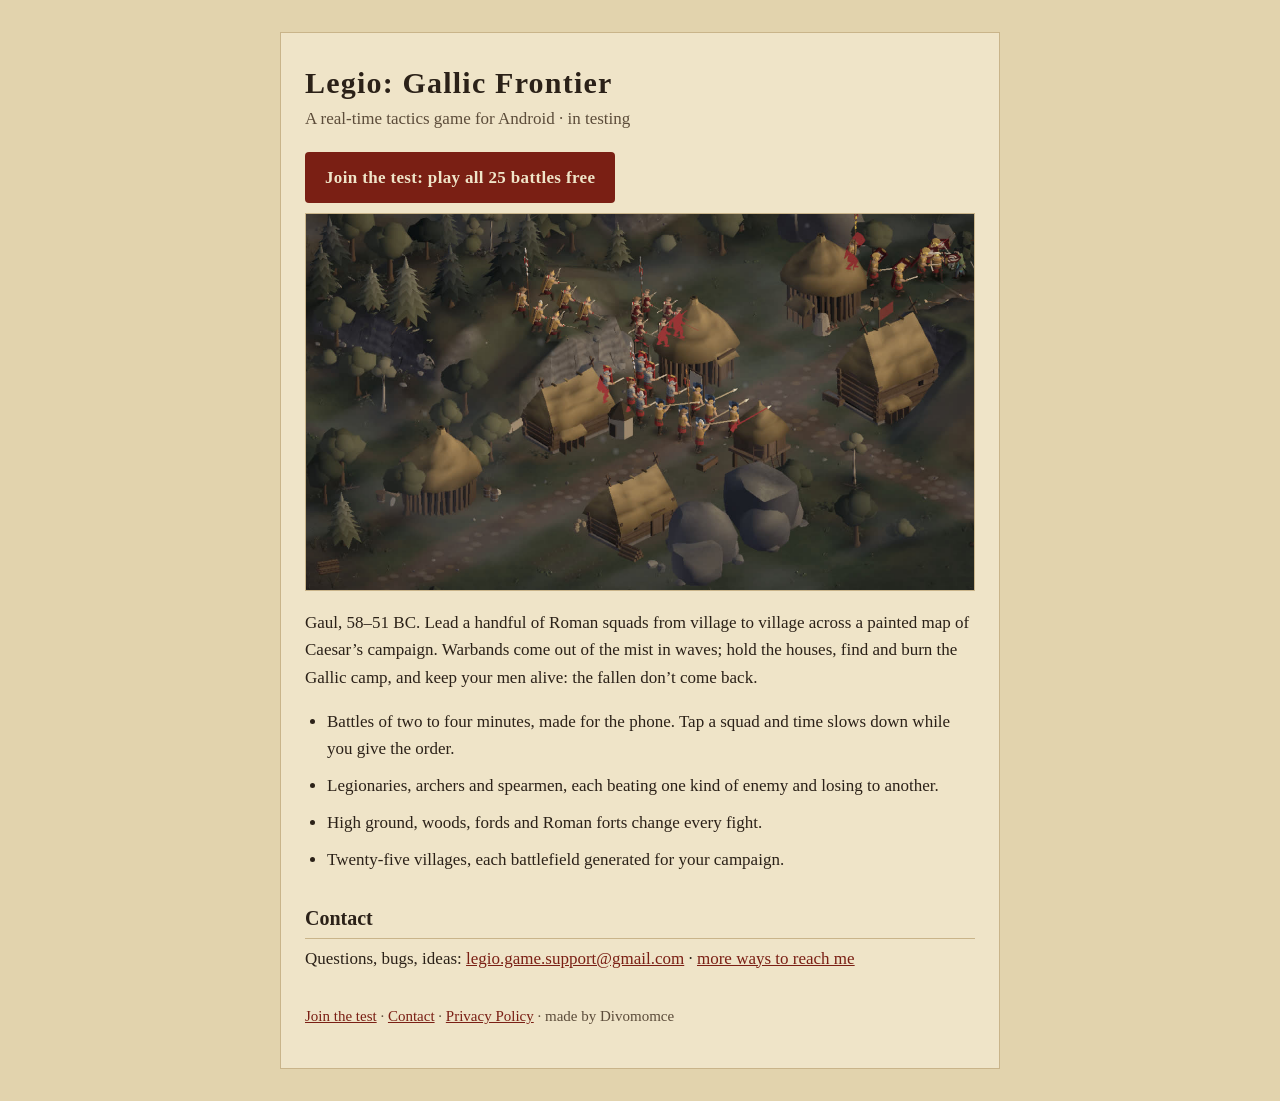
<file: index.html>
<!doctype html>
<html lang="en">
<head>
<meta charset="utf-8">
<meta name="viewport" content="width=device-width, initial-scale=1">
<title>Legio: Gallic Frontier</title>
<meta name="description" content="Lead Caesar's legion through Gaul in short, tense real-time tactical battles. An Android game.">
<meta property="og:title" content="Legio: Gallic Frontier">
<meta property="og:description" content="Lead Caesar's legion through Gaul in short, tense real-time tactical battles. An Android game.">
<meta property="og:image" content="https://legiogame.com/battle.jpg">
<meta property="og:url" content="https://legiogame.com/">
<link rel="canonical" href="https://legiogame.com/">
<link rel="stylesheet" href="style.css">
<script defer src="https://analytics.lazydev.cloud/script.js" data-website-id="fb4400a6-9490-4dae-85ea-a6f42fd99ca3" data-domains="legiogame.com"></script>
</head>
<body>
<main>
<h1>Legio: Gallic Frontier</h1>
<p class="sub">A real-time tactics game for Android · in testing</p>

<p><a class="btn" href="join.html">Join the test: play all 25 battles free</a></p>

<img class="shot" src="battle.jpg" width="1280" height="720"
     alt="Roman legionaries and spearmen holding a Gallic village against a warband coming out of the woods">

<p>Gaul, 58–51 BC. Lead a handful of Roman squads from village to village across a painted map of Caesar’s campaign.
Warbands come out of the mist in waves; hold the houses, find and burn the Gallic camp, and keep your men alive: the
fallen don’t come back.</p>

<ul>
  <li>Battles of two to four minutes, made for the phone. Tap a squad and time slows down while you give the order.</li>
  <li>Legionaries, archers and spearmen, each beating one kind of enemy and losing to another.</li>
  <li>High ground, woods, fords and Roman forts change every fight.</li>
  <li>Twenty-five villages, each battlefield generated for your campaign.</li>
</ul>

<h2>Contact</h2>
<p>Questions, bugs, ideas: <a href="mailto:legio.game.support@gmail.com">legio.game.support@gmail.com</a> · <a href="contact.html">more ways to reach me</a></p>

<footer><a href="join.html">Join the test</a> · <a href="contact.html">Contact</a> · <a href="privacy.html">Privacy Policy</a> · made by Divomomce</footer>
</main>
</body>
</html>
</file>
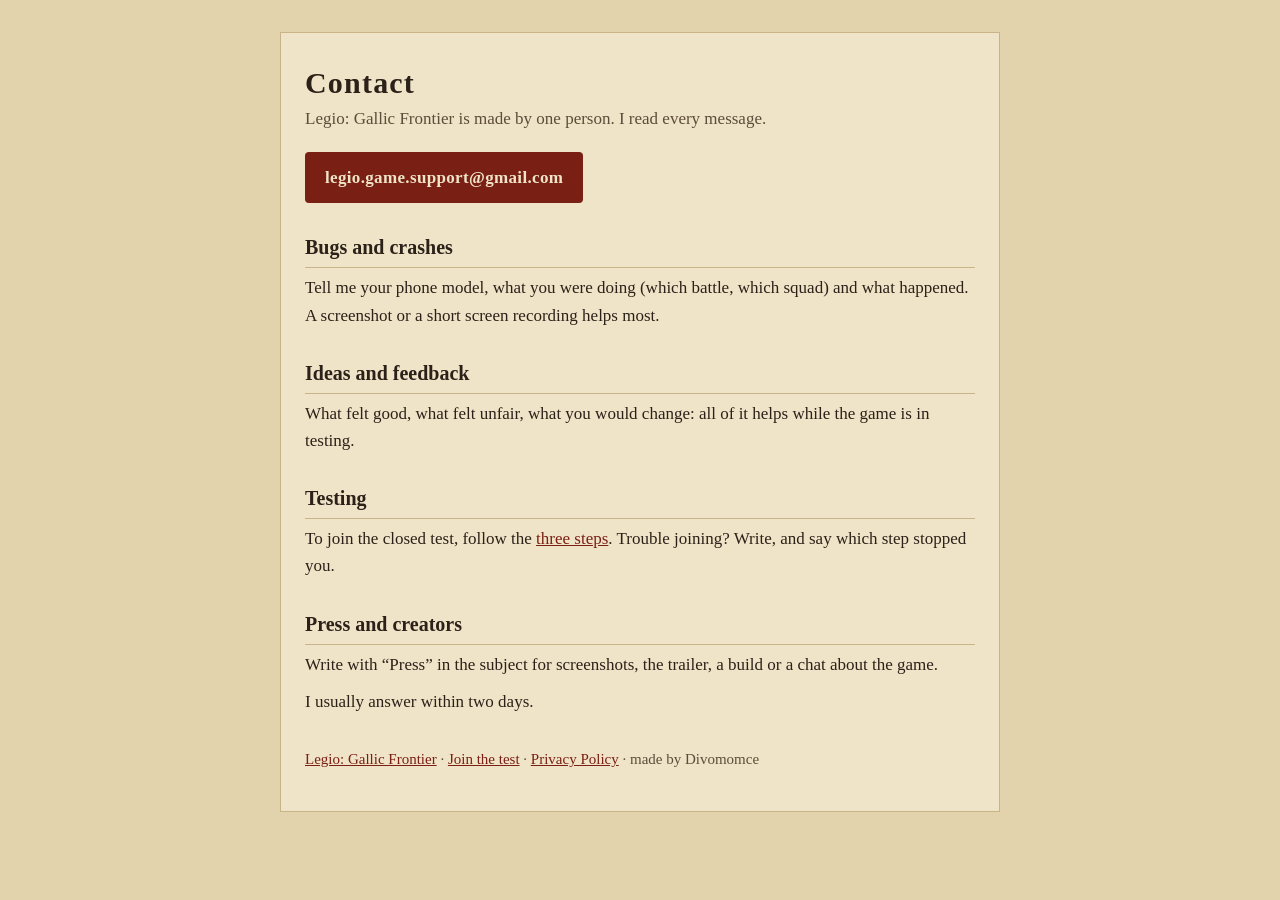
<file: contact.html>
<!doctype html>
<html lang="en">
<head>
<meta charset="utf-8">
<meta name="viewport" content="width=device-width, initial-scale=1">
<title>Contact · Legio: Gallic Frontier</title>
<meta name="description" content="Write to the developer of Legio: Gallic Frontier: bugs, ideas, testing, press.">
<link rel="canonical" href="https://legiogame.com/contact">
<link rel="stylesheet" href="style.css">
<script defer src="https://analytics.lazydev.cloud/script.js" data-website-id="fb4400a6-9490-4dae-85ea-a6f42fd99ca3" data-domains="legiogame.com"></script>
</head>
<body>
<main>
<h1>Contact</h1>
<p class="sub">Legio: Gallic Frontier is made by one person. I read every message.</p>

<p><a class="btn" href="mailto:legio.game.support@gmail.com">legio.game.support@gmail.com</a></p>

<h2>Bugs and crashes</h2>
<p>Tell me your phone model, what you were doing (which battle, which squad) and what happened. A screenshot or a short
screen recording helps most.</p>

<h2>Ideas and feedback</h2>
<p>What felt good, what felt unfair, what you would change: all of it helps while the game is in testing.</p>

<h2>Testing</h2>
<p>To join the closed test, follow the <a href="join.html">three steps</a>. Trouble joining? Write, and say which step
stopped you.</p>

<h2>Press and creators</h2>
<p>Write with “Press” in the subject for screenshots, the trailer, a build or a chat about the game.</p>

<p>I usually answer within two days.</p>

<footer><a href="index.html">Legio: Gallic Frontier</a> · <a href="join.html">Join the test</a> · <a href="privacy.html">Privacy Policy</a> · made by Divomomce</footer>
</main>
</body>
</html>
</file>
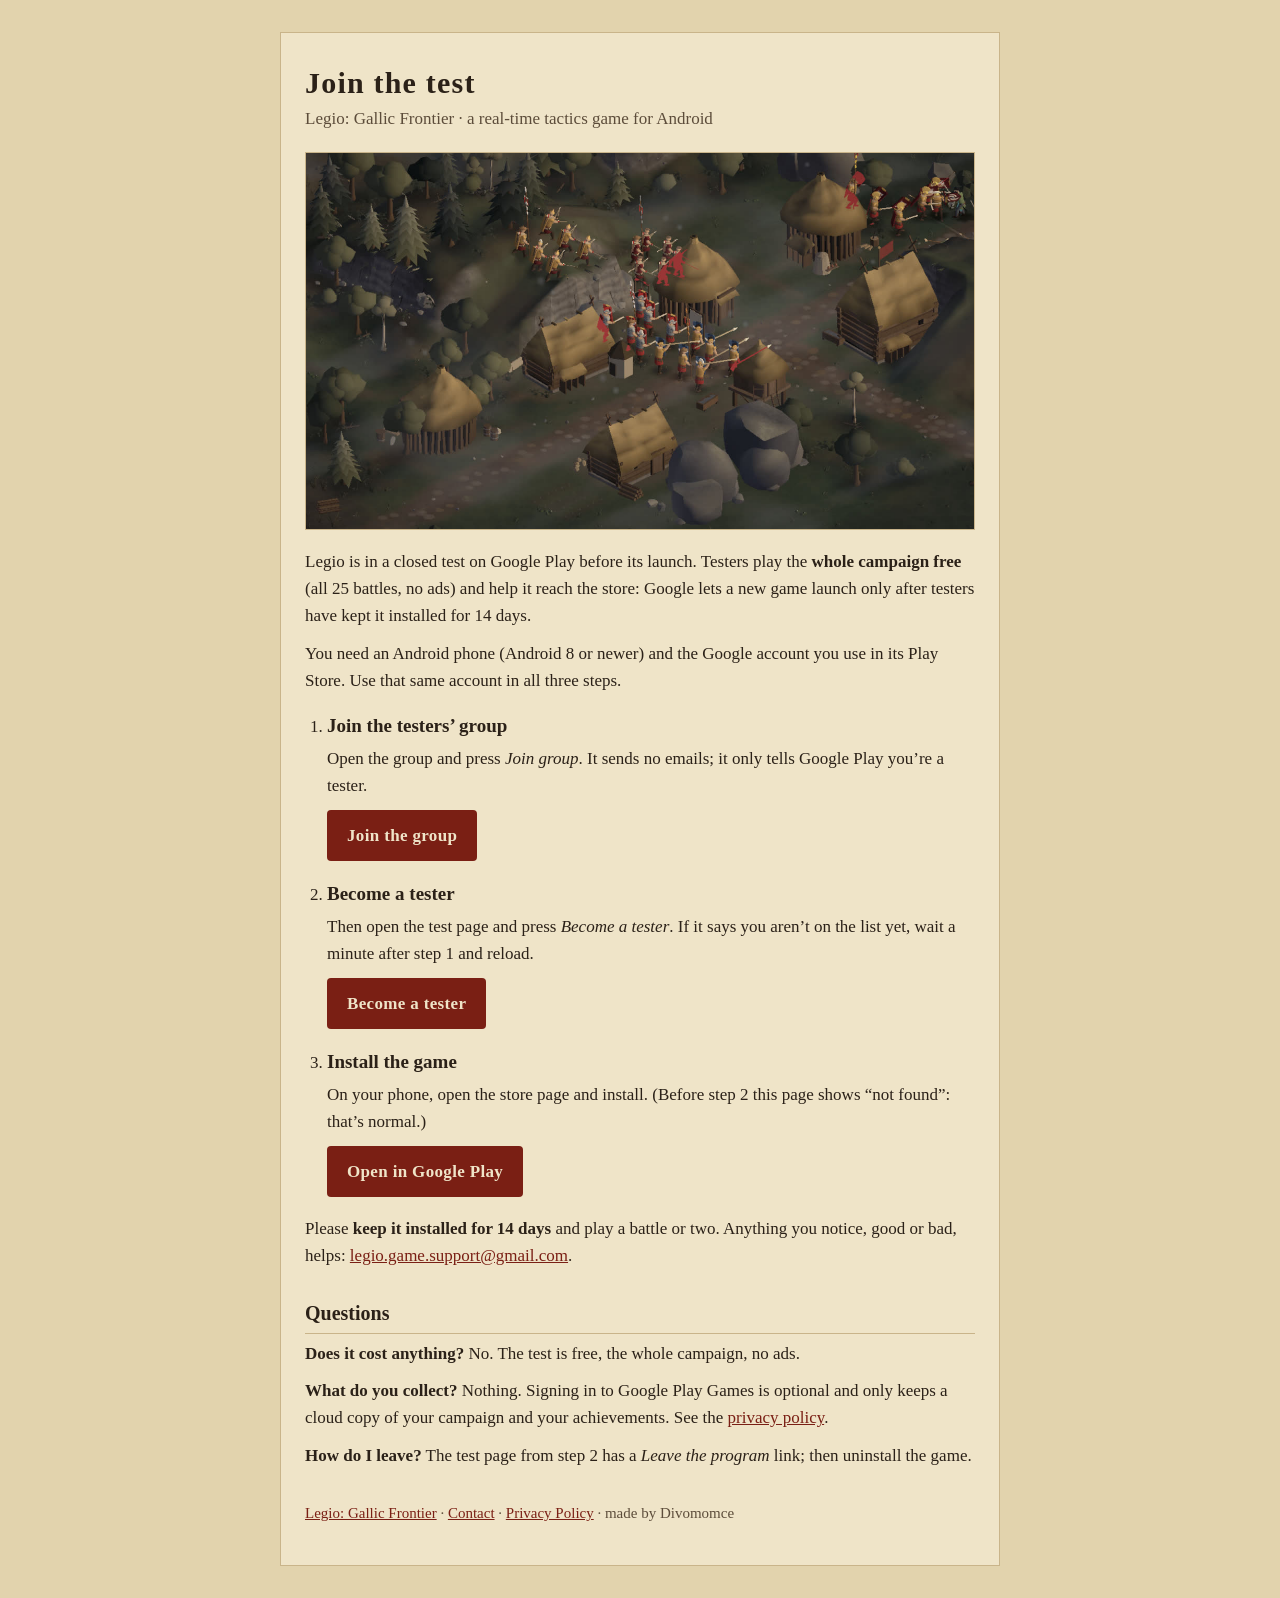
<file: join.html>
<!doctype html>
<html lang="en">
<head>
<meta charset="utf-8">
<meta name="viewport" content="width=device-width, initial-scale=1">
<title>Join the test · Legio: Gallic Frontier</title>
<meta name="description" content="Play the whole Gallic campaign free before launch: join the closed test of Legio: Gallic Frontier on Google Play in three steps.">
<meta property="og:title" content="Join the test · Legio: Gallic Frontier">
<meta property="og:description" content="Play all 25 battles free before launch. Three steps, an Android phone, two minutes.">
<meta property="og:image" content="https://legiogame.com/battle.jpg">
<link rel="stylesheet" href="style.css">
<script defer src="https://analytics.lazydev.cloud/script.js" data-website-id="fb4400a6-9490-4dae-85ea-a6f42fd99ca3" data-domains="legiogame.com"></script>
</head>
<body>
<main>
<h1>Join the test</h1>
<p class="sub">Legio: Gallic Frontier · a real-time tactics game for Android</p>

<img class="shot" src="battle.jpg" width="1280" height="720"
     alt="Roman legionaries and spearmen holding a Gallic village against a warband coming out of the woods">

<p>Legio is in a closed test on Google Play before its launch. Testers play the <strong>whole campaign free</strong>
(all 25 battles, no ads) and help it reach the store: Google lets a new game launch only after testers have kept it
installed for 14 days.</p>

<p>You need an Android phone (Android 8 or newer) and the Google account you use in its Play Store. Use that same
account in all three steps.</p>

<ol class="steps">
  <li>
    <h2>Join the testers’ group</h2>
    <p>Open the group and press <em>Join group</em>. It sends no emails; it only tells Google Play you’re a tester.</p>
    <p><a class="btn" href="https://groups.google.com/g/legio-testers">Join the group</a></p>
  </li>
  <li>
    <h2>Become a tester</h2>
    <p>Then open the test page and press <em>Become a tester</em>. If it says you aren’t on the list yet, wait a
    minute after step 1 and reload.</p>
    <p><a class="btn" href="https://play.google.com/apps/testing/com.legio.gallicfrontier">Become a tester</a></p>
  </li>
  <li>
    <h2>Install the game</h2>
    <p>On your phone, open the store page and install. (Before step 2 this page shows “not found”: that’s normal.)</p>
    <p><a class="btn" href="https://play.google.com/store/apps/details?id=com.legio.gallicfrontier">Open in Google Play</a></p>
  </li>
</ol>

<p>Please <strong>keep it installed for 14 days</strong> and play a battle or two. Anything you notice, good or bad,
helps: <a href="mailto:legio.game.support@gmail.com">legio.game.support@gmail.com</a>.</p>

<h2>Questions</h2>
<p><strong>Does it cost anything?</strong> No. The test is free, the whole campaign, no ads.</p>
<p><strong>What do you collect?</strong> Nothing. Signing in to Google Play Games is optional and only keeps a cloud
copy of your campaign and your achievements. See the <a href="privacy.html">privacy policy</a>.</p>
<p><strong>How do I leave?</strong> The test page from step 2 has a <em>Leave the program</em> link; then uninstall
the game.</p>

<footer><a href="index.html">Legio: Gallic Frontier</a> · <a href="contact.html">Contact</a> · <a href="privacy.html">Privacy Policy</a> · made by Divomomce</footer>
</main>
</body>
</html>
</file>
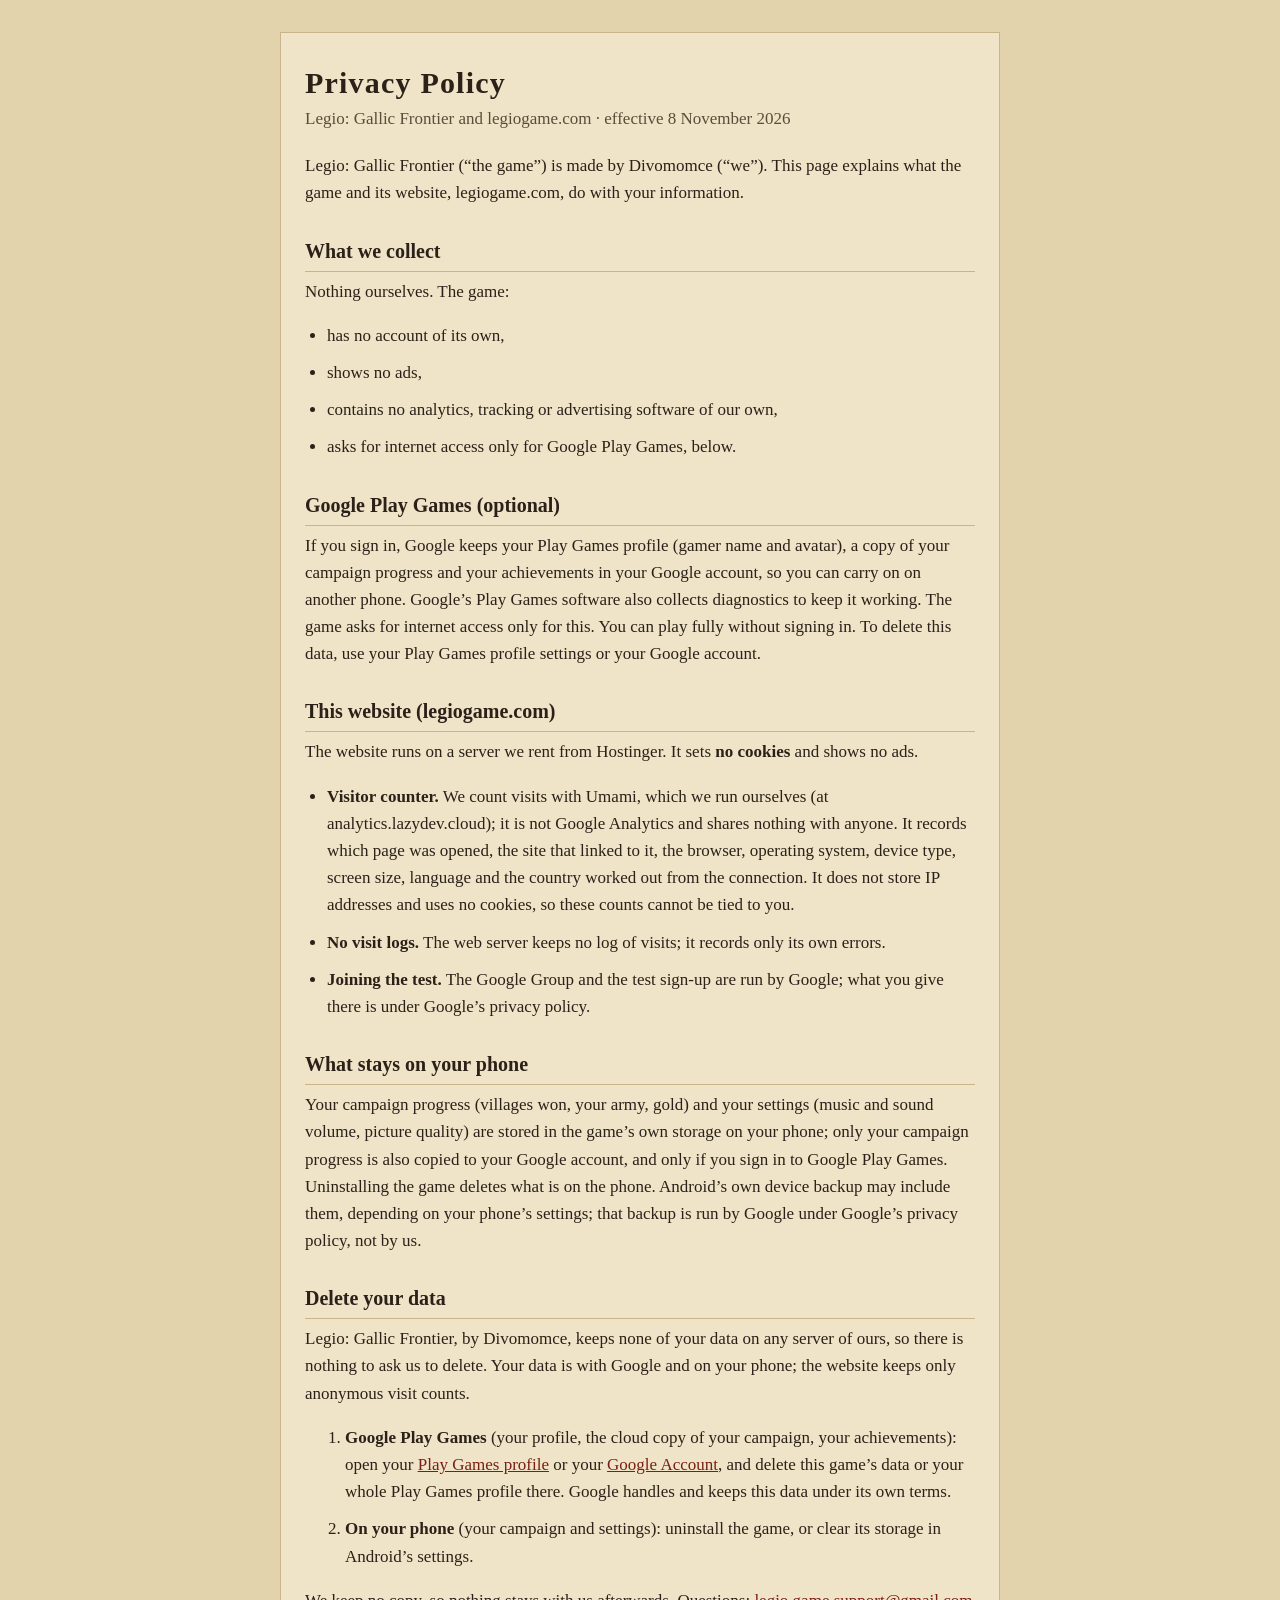
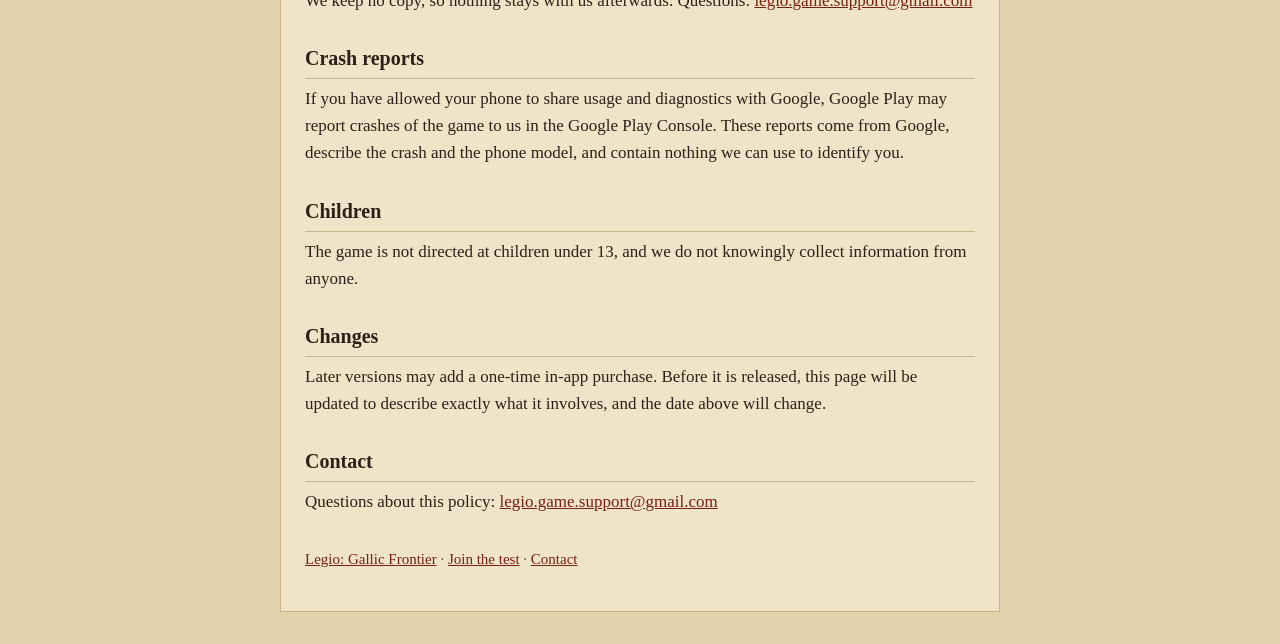
<file: privacy.html>
<!doctype html>
<html lang="en">
<head>
<meta charset="utf-8">
<meta name="viewport" content="width=device-width, initial-scale=1">
<title>Privacy Policy · Legio: Gallic Frontier</title>
<link rel="stylesheet" href="style.css">
<script defer src="https://analytics.lazydev.cloud/script.js" data-website-id="fb4400a6-9490-4dae-85ea-a6f42fd99ca3" data-domains="legiogame.com"></script>
</head>
<body>
<main>
<h1>Privacy Policy</h1>
<p class="sub">Legio: Gallic Frontier and legiogame.com · effective 8 November 2026</p>

<p>Legio: Gallic Frontier (“the game”) is made by Divomomce (“we”). This page explains what the game and its website,
legiogame.com, do with your information.</p>

<h2>What we collect</h2>
<p>Nothing ourselves. The game:</p>
<ul>
  <li>has no account of its own,</li>
  <li>shows no ads,</li>
  <li>contains no analytics, tracking or advertising software of our own,</li>
  <li>asks for internet access only for Google Play Games, below.</li>
</ul>

<h2>Google Play Games (optional)</h2>
<p>If you sign in, Google keeps your Play Games profile (gamer name and avatar), a copy of your campaign progress and your
achievements in your Google account, so you can carry on on another phone. Google’s Play Games software also collects
diagnostics to keep it working. The game asks for internet access only for this. You can play fully without signing in. To
delete this data, use your Play Games profile settings or your Google account.</p>

<h2 id="website">This website (legiogame.com)</h2>
<p>The website runs on a server we rent from Hostinger. It sets <strong>no cookies</strong> and shows no ads.</p>
<ul>
  <li><strong>Visitor counter.</strong> We count visits with Umami, which we run ourselves (at analytics.lazydev.cloud); it
  is not Google Analytics and shares nothing with anyone. It records which page was opened, the site that linked to it, the
  browser, operating system, device type, screen size, language and the country worked out from the connection. It does not
  store IP addresses and uses no cookies, so these counts cannot be tied to you.</li>
  <li><strong>No visit logs.</strong> The web server keeps no log of visits; it records only its own errors.</li>
  <li><strong>Joining the test.</strong> The Google Group and the test sign-up are run by Google; what you give there is under
  Google’s privacy policy.</li>
</ul>

<h2>What stays on your phone</h2>
<p>Your campaign progress (villages won, your army, gold) and your settings (music and sound volume, picture quality) are
stored in the game’s own storage on your phone; only your campaign progress is also copied to your Google account, and only if
you sign in to Google Play Games. Uninstalling the game deletes what is on the phone. Android’s own device backup may
include them, depending on your phone’s settings; that backup is run by Google under Google’s privacy policy, not by us.</p>

<h2 id="delete-your-data">Delete your data</h2>
<p>Legio: Gallic Frontier, by Divomomce, keeps none of your data on any server of ours, so there is nothing to ask us to
delete. Your data is with Google and on your phone; the website keeps only anonymous visit counts.</p>
<ol>
  <li><strong>Google Play Games</strong> (your profile, the cloud copy of your campaign, your achievements): open your
  <a href="https://play.google.com/games/profile">Play Games profile</a> or your
  <a href="https://myaccount.google.com">Google Account</a>, and delete this game’s data or your whole Play Games profile
  there. Google handles and keeps this data under its own terms.</li>
  <li><strong>On your phone</strong> (your campaign and settings): uninstall the game, or clear its storage in Android’s
  settings.</li>
</ol>
<p>We keep no copy, so nothing stays with us afterwards. Questions:
<a href="mailto:legio.game.support@gmail.com">legio.game.support@gmail.com</a></p>

<h2>Crash reports</h2>
<p>If you have allowed your phone to share usage and diagnostics with Google, Google Play may report crashes of the game to
us in the Google Play Console. These reports come from Google, describe the crash and the phone model, and contain nothing we
can use to identify you.</p>

<h2>Children</h2>
<p>The game is not directed at children under 13, and we do not knowingly collect information from anyone.</p>

<h2>Changes</h2>
<p>Later versions may add a one-time in-app purchase. Before it is released, this page will be updated to describe exactly what
it involves, and the date above will change.</p>

<h2>Contact</h2>
<p>Questions about this policy: <a href="mailto:legio.game.support@gmail.com">legio.game.support@gmail.com</a></p>

<footer><a href="index.html">Legio: Gallic Frontier</a> · <a href="join.html">Join the test</a> · <a href="contact.html">Contact</a></footer>
</main>
</body>
</html>
</file>
<file: style.css>
:root {
  --paper: #efe4c8;
  --ink: #2b2118;
  --muted: #5c4c3a;
  --rule: #c9b48a;
  --accent: #7a1f14;
  --page: #e2d3ad;
}
@media (prefers-color-scheme: dark) {
  :root {
    --paper: #221c16;
    --ink: #eadfc8;
    --muted: #bba98c;
    --rule: #4a3d2e;
    --accent: #d9826f;
    --page: #17130f;
  }
}
* { box-sizing: border-box; }
body {
  margin: 0;
  background: var(--page);
  color: var(--ink);
  font: 17px/1.6 Georgia, "Times New Roman", serif;
}
main {
  max-width: 720px;
  margin: 32px auto;
  padding: 32px 24px 40px;
  background: var(--paper);
  border: 1px solid var(--rule);
}
@media (max-width: 760px) {
  main { margin: 0; border: 0; padding: 24px 16px 32px; }
}
h1 {
  font-size: 30px;
  line-height: 1.2;
  letter-spacing: 0.04em;
  margin: 0 0 4px;
}
h2 {
  font-size: 20px;
  margin: 28px 0 6px;
  padding-bottom: 4px;
  border-bottom: 1px solid var(--rule);
}
p, li { margin: 0 0 10px; }
ul { padding-left: 22px; }
.sub { color: var(--muted); margin-bottom: 20px; }
a { color: var(--accent); }
footer { margin-top: 32px; color: var(--muted); font-size: 15px; }
.btn {
  display: inline-block;
  padding: 12px 20px;
  min-height: 48px;
  background: var(--accent);
  color: var(--paper);
  text-decoration: none;
  font-weight: bold;
  letter-spacing: 0.02em;
  border-radius: 4px;
}
.btn:hover, .btn:focus { filter: brightness(1.1); }
.shot { display: block; width: 100%; height: auto; margin: 4px 0 18px; border: 1px solid var(--rule); }
.steps { padding-left: 22px; }
.steps li { margin-bottom: 18px; }
.steps h2 { border: 0; margin: 0 0 4px; padding: 0; font-size: 19px; }
</file>
